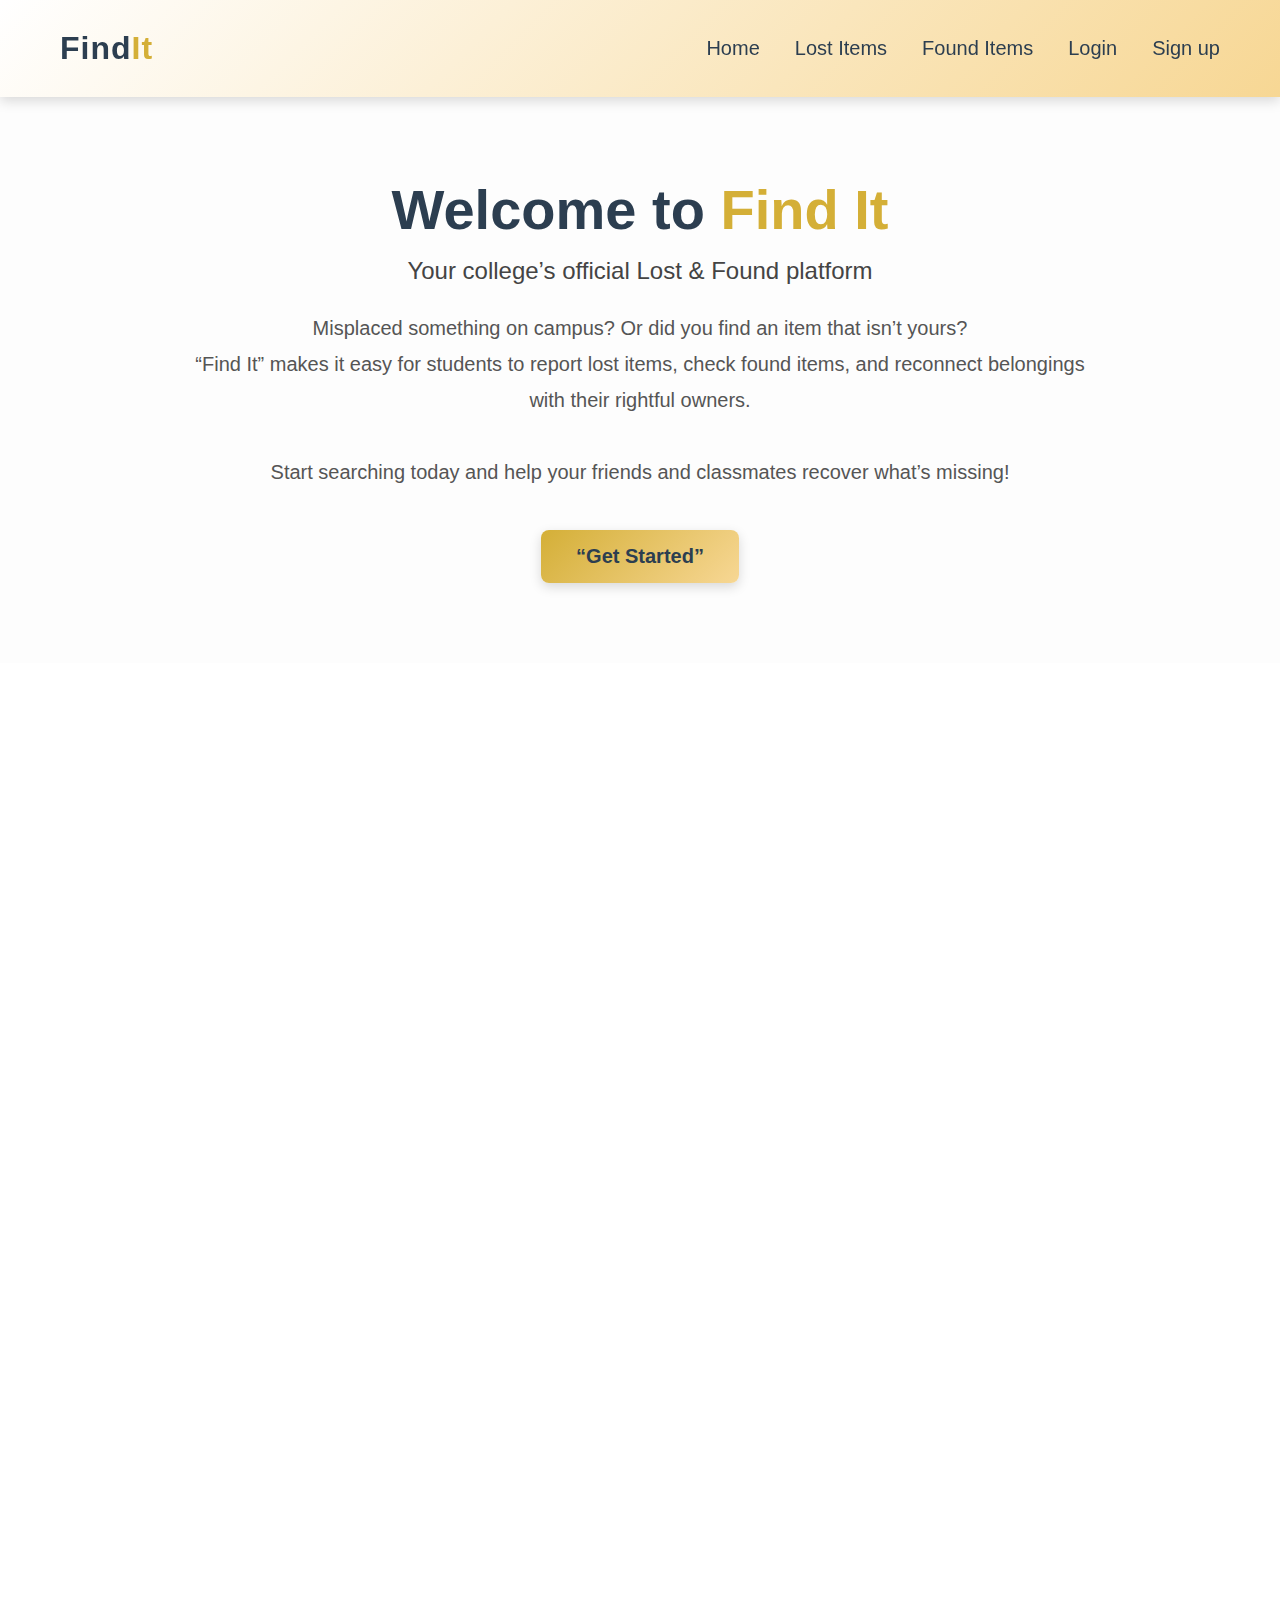
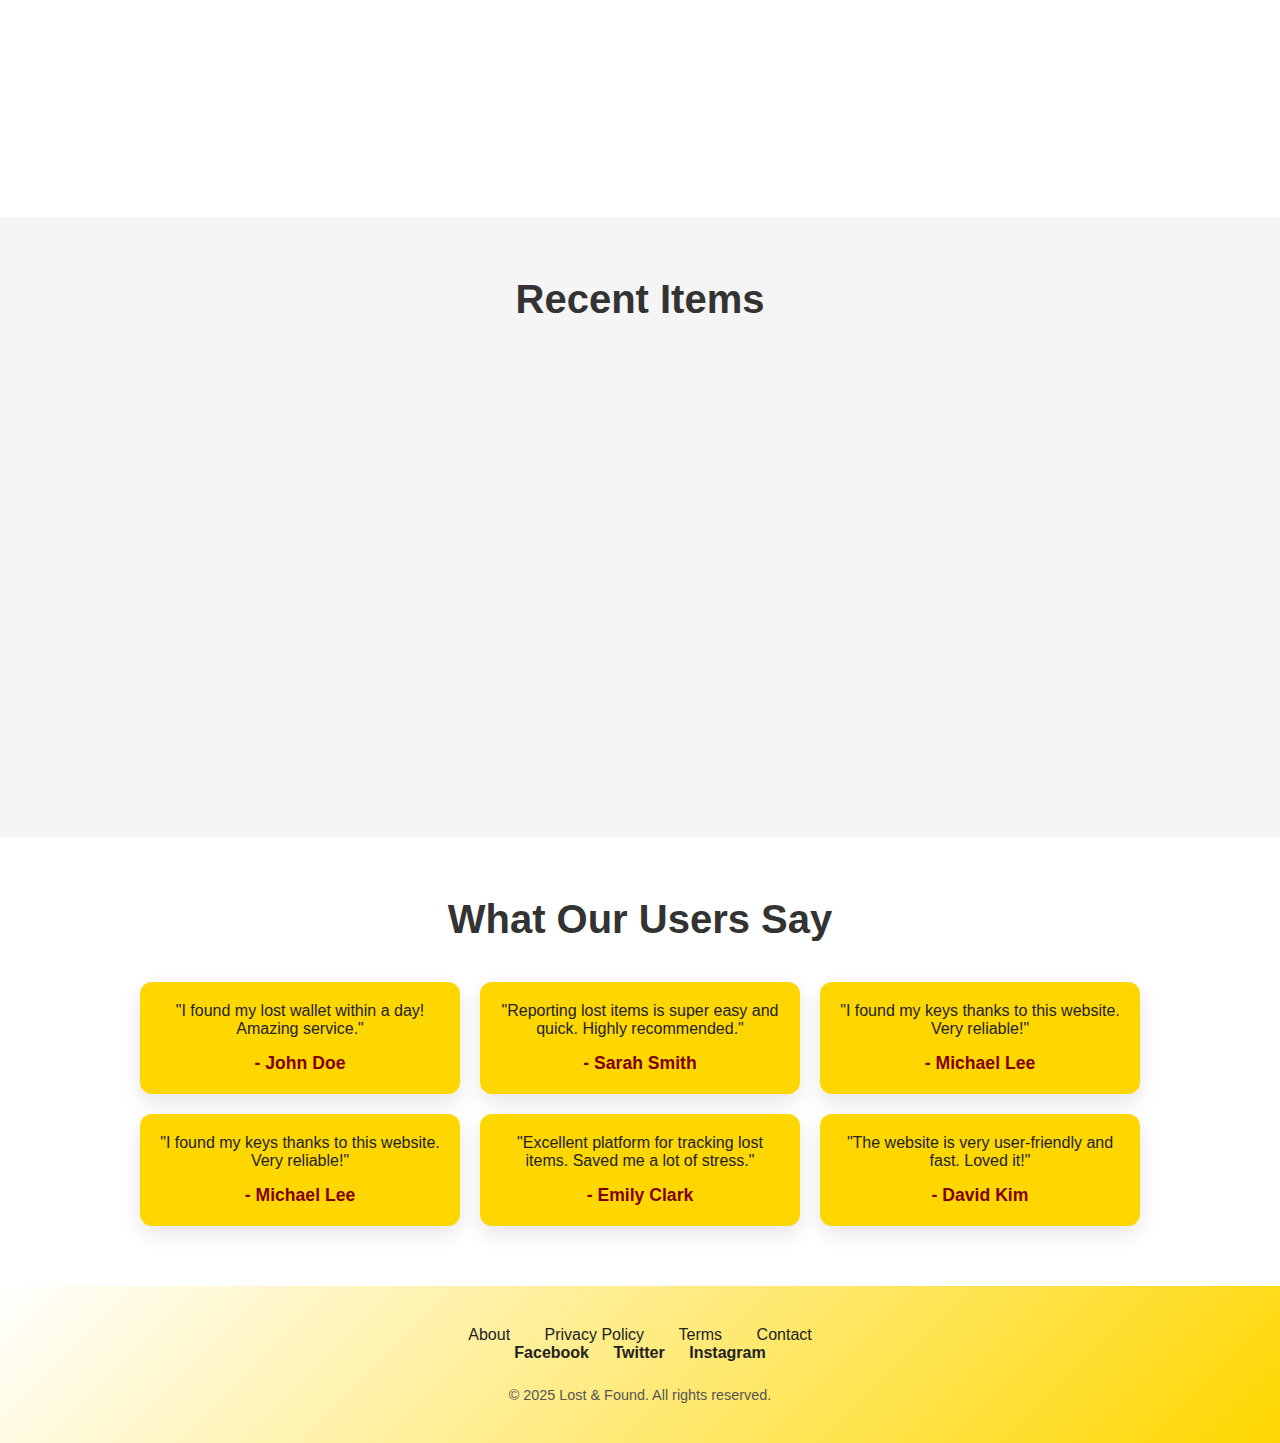
<file: index.html>
<!DOCTYPE html>
<html lang="en">
  <head>
    <meta charset="UTF-8" />
    <meta name="viewport" content="width=device-width, initial-scale=1.0" />
    <title>Find It</title>
    <link rel="stylesheet" href="style.css" />
  </head>
  <body>
    <nav class="navbar">
      <div class="logo">Find<span>It</span></div>

      <div class="menu-toggle" id="menu-toggle">
        <span></span>
        <span></span>
        <span></span>
      </div>

      <div class="nav-links" id="nav-links">
        <a href="#">Home</a>
        <a href="#lost-section">Lost Items</a>
        <a href="#find-section">Found Items</a>
        <a href="login.html">Login</a>
        <a href="signup.html">Sign up</a>
      </div>
    </nav>

    <section class="hero">
      <h1>Welcome to <span>Find It</span></h1>
      <p class="tagline">Your college’s official Lost & Found platform</p>
      <p class="desc">
        Misplaced something on campus? Or did you find an item that isn’t yours?
        <br />“Find It” makes it easy for students to report lost items, check
        found items, and reconnect belongings with their rightful owners.
        <br /><br />Start searching today and help your friends and classmates
        recover what’s missing!
      </p>
      <a href="#lost-section" class="hero-btn">“Get Started”</a>
    </section>

    <section id="lost-section" class="lost-section hidden">
      <h2>Lost Something?</h2>
      <img src="lost.jpg" alt="Lost Icon" />
      <p>
        If you have lost something, report it here and we will help you find it.
      </p>
      <button onclick="reportLost()">Report Lost Item</button>
    </section>

    <section id="find-section" class="find-section hidden">
      <h2>Find Something?</h2>
      <img src="find.jpg" alt="Find Icon" />
      <p>
        If you want to find something, check here and we will help you locate
        it.
      </p>
      <button onclick="reportFind()">Report Found Item</button>
    </section>

    <section class="gallery-section">
      <h2>Recent Items</h2>
      <div class="gallery-grid">
        <div class="gallery-item">
          <img src="wallet.jpg" alt="Lost Item 1" />
          <h3>Lost Wallet</h3>
          <p>Lost near 1st floor.</p>
        </div>
        <div class="gallery-item">
          <img src="keys.webp" alt="Found Item 1" />
          <h3>Found Keys</h3>
          <p>Found in Ground.</p>
        </div>
        <div class="gallery-item">
          <img src="bag.webp" alt="Lost Item 2" />
          <h3>Lost Bag</h3>
          <p>Lost in Ground.</p>
        </div>
        <!-- Add more items similarly -->
      </div>
    </section>

    <section class="feedback-section">
      <h2>What Our Users Say</h2>
      <div class="feedback-grid">
        <div class="feedback-card">
          <p>"I found my lost wallet within a day! Amazing service."</p>
          <h4>- John Doe</h4>
        </div>
        <div class="feedback-card">
          <p>
            "Reporting lost items is super easy and quick. Highly recommended."
          </p>
          <h4>- Sarah Smith</h4>
        </div>
        <div class="feedback-card">
          <p>"I found my keys thanks to this website. Very reliable!"</p>
          <h4>- Michael Lee</h4>
        </div>
        <div class="feedback-card">
          <p>"I found my keys thanks to this website. Very reliable!"</p>
          <h4>- Michael Lee</h4>
        </div>
        <div class="feedback-card">
          <p>
            "Excellent platform for tracking lost items. Saved me a lot of
            stress."
          </p>
          <h4>- Emily Clark</h4>
        </div>
        <div class="feedback-card">
          <p>"The website is very user-friendly and fast. Loved it!"</p>
          <h4>- David Kim</h4>
        </div>
      </div>
    </section>

    <footer class="site-footer">
      <div class="footer-container">
        <div class="footer-links">
          <a href="#">About</a>
          <a href="#">Privacy Policy</a>
          <a href="#">Terms</a>
          <a href="#">Contact</a>
        </div>
        <div class="footer-social">
          <a href="#">Facebook</a>
          <a href="#">Twitter</a>
          <a href="#">Instagram</a>
        </div>
      </div>
      <p class="footer-copy">© 2025 Lost & Found. All rights reserved.</p>
    </footer>

    <script src="script.js"></script>
  </body>
</html>
</file>
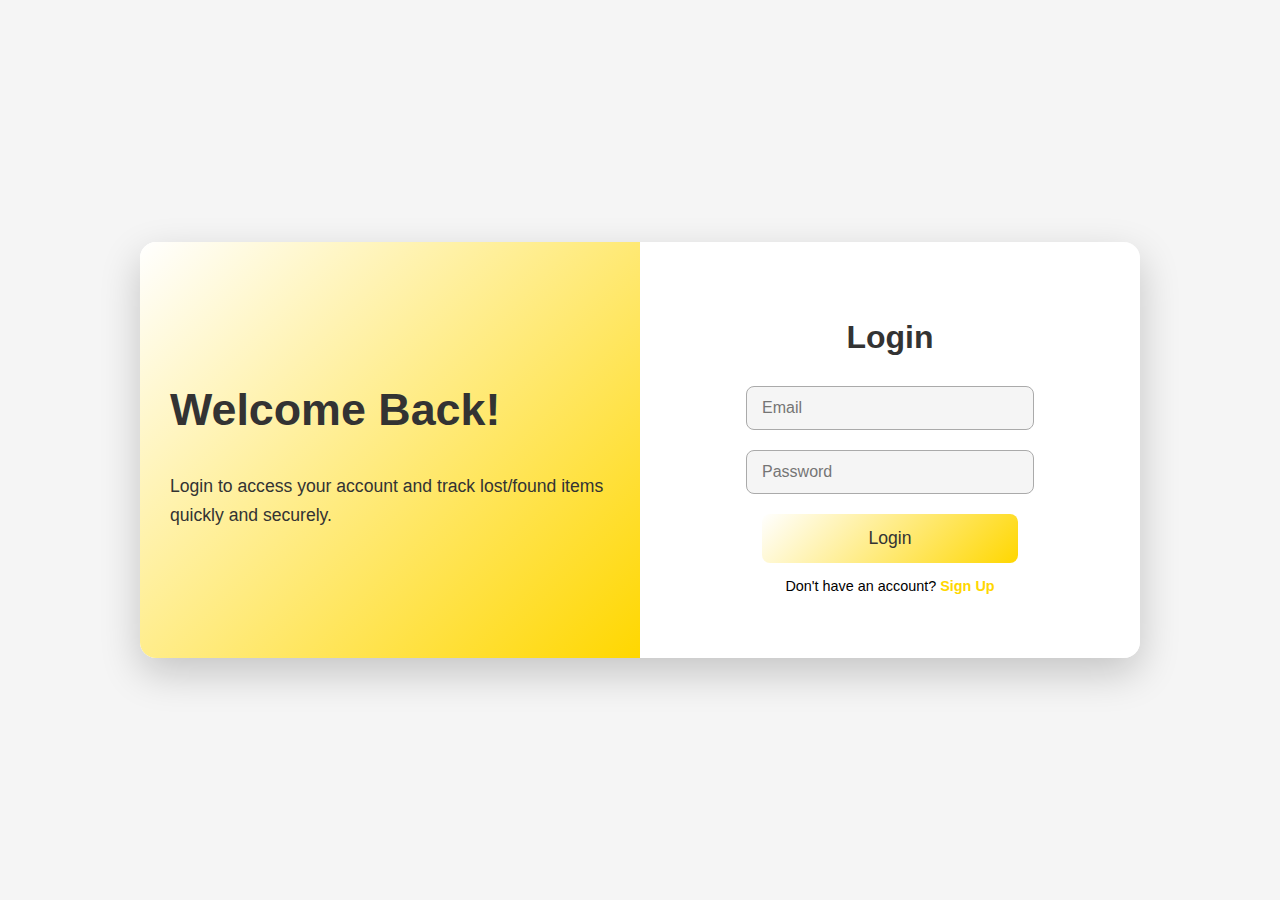
<file: login.html>
<!DOCTYPE html>
<html lang="en">
  <head>
    <meta charset="UTF-8" />
    <meta name="viewport" content="width=device-width, initial-scale=1.0" />
    <title>Login</title>
    <link rel="stylesheet" href="login.css" />
  </head>
  <body>
    <div class="auth-wrapper">
      <!-- Optional side info for professional look -->
      <div class="auth-info">
        <h1>Welcome Back!</h1>
        <p>
          Login to access your account and track lost/found items quickly and
          securely.
        </p>
      </div>

      <!-- Login Form Card -->
      <div class="auth-container">
        <div class="auth-form login-form">
          <h2>Login</h2>
          <form>
            <input type="email" placeholder="Email" required />
            <input type="password" placeholder="Password" required />
            <button type="submit">Login</button>
          </form>
          <p>
            Don't have an account?
            <a href="signup.html" class="switch-link">Sign Up</a>
          </p>
        </div>
      </div>
    </div>
  </body>
</html>
</file>
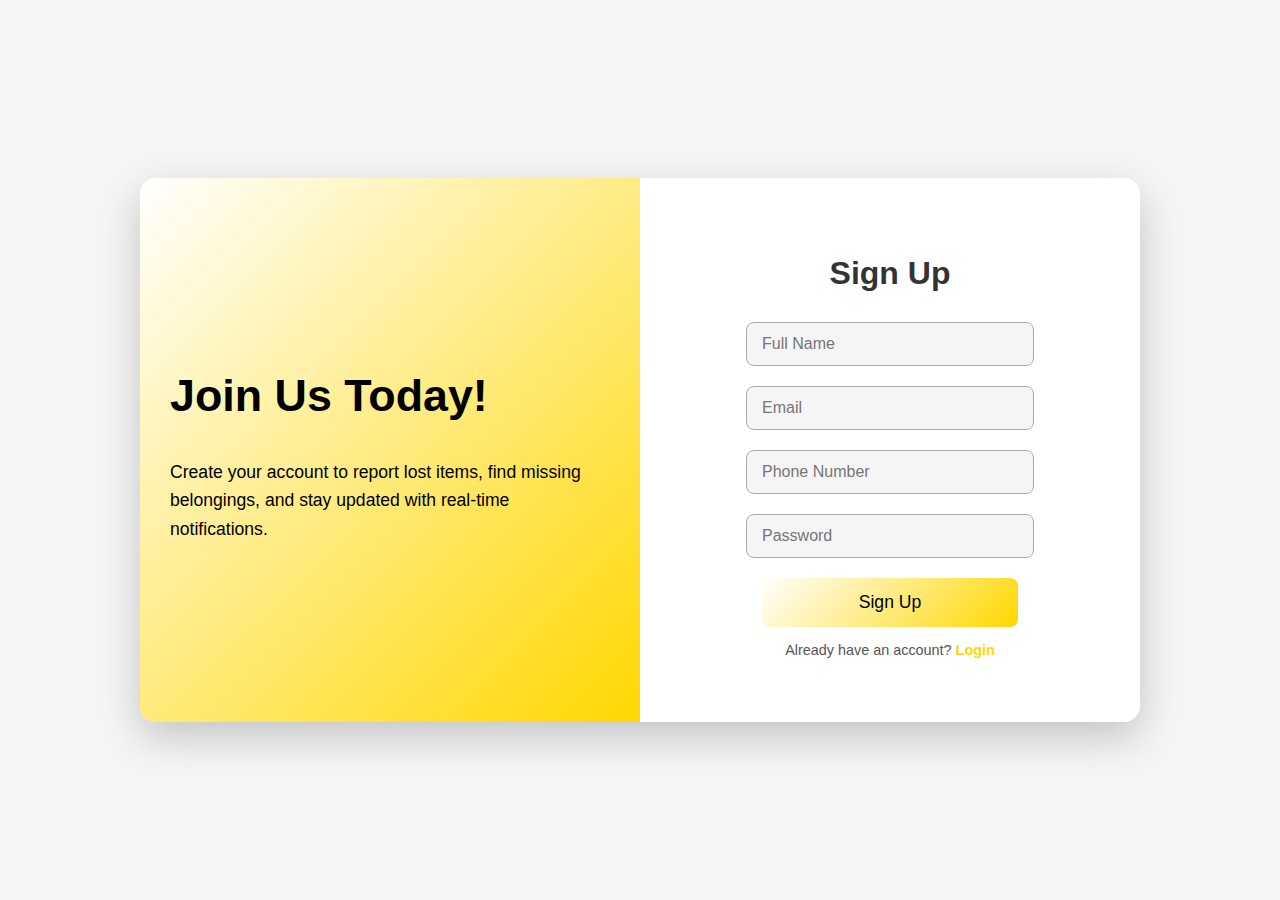
<file: signup.html>
<!DOCTYPE html>
<html lang="en">
  <head>
    <meta charset="UTF-8" />
    <meta name="viewport" content="width=device-width, initial-scale=1.0" />
    <title>Sign Up</title>
    <link rel="stylesheet" href="auth-style.css" />
  </head>
  <body>
    <div class="auth-wrapper">
      <!-- Side info panel -->
      <div class="auth-info">
        <h1>Join Us Today!</h1>
        <p>
          Create your account to report lost items, find missing belongings, and
          stay updated with real-time notifications.
        </p>
      </div>

      <!-- Sign-Up Form Card -->
      <div class="auth-container">
        <div class="auth-form signup-form">
          <h2>Sign Up</h2>
          <form id="signupForm">
            <input type="text" placeholder="Full Name" required />
            <input type="email" placeholder="Email" required />
            <input type="tel" placeholder="Phone Number" required />
            <input type="password" placeholder="Password" required />
            <button type="submit">Sign Up</button>
          </form>
          <p class="switch-text">
            Already have an account?
            <a href="login.html" class="switch-link">Login</a>
          </p>
        </div>
      </div>
    </div>
  </body>
</html>
</file>
<file: style.css>
* {
  margin: 0;
  padding: 0;
  box-sizing: border-box;
  font-family: 'Segoe UI', sans-serif;
}

html {
  scroll-behavior: smooth;
}

body {
  background: white;
}

/* Navbar container */
.navbar {
  width: 100%;
  background: linear-gradient(135deg, #ffffff, #f7d794);
  color: #2c3e50;
  display: flex;
  justify-content: space-between;
  align-items: center;
  padding: 30px 60px;  /* Increased navbar height */
  position: sticky;
  top: 0;
  z-index: 1000;
  box-shadow: 0px 4px 12px rgba(0,0,0,0.15);
}

/* Logo */
.logo {
  font-size: 32px;   /* Bigger logo */
  font-weight: bold;
  letter-spacing: 1px;
  color: #2c3e50;
}

.logo span {
  color: #d4af37; /* golden accent */
}

/* Nav links */
.nav-links {
  display: flex;
  gap: 35px;  /* More spacing between links */
}

.nav-links a {
  color: #2c3e50;
  text-decoration: none;
  font-size: 20px;  /* Bigger font */
  font-weight: 500;
  transition: 0.3s;
  position: relative;
}

/* Golden underline hover effect */
.nav-links a::after {
  content: "";
  position: absolute;
  width: 0;
  height: 2px;
  background: #d4af37;
  left: 0;
  bottom: -6px;
  transition: 0.3s;
}

.nav-links a:hover::after {
  width: 100%;
}

.nav-links a:hover {
  color: #14532d;
}

/* Mobile menu (hamburger) */
.menu-toggle {
  display: none;
  flex-direction: column;
  cursor: pointer;
}

.menu-toggle span {
  background: #2c3e50;
  height: 3px;
  width: 28px;
  margin: 5px 0;
  transition: 0.3s;
}

@media (max-width: 768px) {
  .nav-links {
    display: none;
    flex-direction: column;
    background: linear-gradient(135deg, #ffffff, #f7d794);
    position: absolute;
    top: 90px;  /* Adjusted for taller navbar */
    right: 0;
    width: 220px;
    padding: 25px;
    box-shadow: -2px 4px 10px rgba(0,0,0,0.15);
  }

  .nav-links.active {
    display: flex;
  }

  .menu-toggle {
    display: flex;
  }
}


/* Hero Section */
.hero {
  text-align: center;
  padding: 80px 20px;   /* increased height */
  background: #fdfdfd;
  color: #2c3e50;
}

.hero h1 {
  font-size: 56px;   /* bigger heading */
  margin-bottom: 15px;
  font-weight: bold;
}

.hero h1 span {
  color: #d4af37; /* golden highlight */
}

.hero .tagline {
  font-size: 24px;
  font-weight: 500;
  margin-bottom: 25px;
  color: #444;
}

.hero .desc {
  font-size: 20px;
  line-height: 1.8;
  max-width: 900px;
  margin: 0 auto 40px;
  color: #555;
}

.hero-btn {
  display: inline-block;
  padding: 15px 35px;
  background: linear-gradient(135deg, #d4af37, #f7d794);
  color: #2c3e50;
  text-decoration: none;
  font-size: 20px;
  font-weight: bold;
  border-radius: 8px;
  transition: 0.3s;
  box-shadow: 0px 4px 12px rgba(0,0,0,0.15);
}

.hero-btn:hover {
  background: linear-gradient(135deg, #f7d794, #d4af37);
  transform: scale(1.07);
}




.lost-section {
  background: linear-gradient(135deg, #ffffff, #ffd700); /* same as navbar */
  padding: 40px 20px;
  text-align: center;
  margin: 80px auto;
  border-radius: 16px;
  width: 90%;              /* make section wide */
  max-width: 1200px;       /* much bigger */
  box-shadow: 0 10px 25px rgba(0,0,0,0.2);

  /* Animation starting state */
  opacity: 0;
  transform: translateX(120px);
  transition: all 0.8s ease-out 0.5s; /* smooth + delay */
}

.lost-section.show {
  opacity: 1;
  transform: translateX(0);
}

.lost-section h2 {
  font-size: 2.5rem;
  margin-bottom: 25px;
  color: #333;
  font-weight: bold;
}

.lost-section p {
  font-size: 1.3rem;
  margin-bottom: 25px;
  color: #222;
}

.lost-section img {
  width: 180px;
  margin-bottom: 25px;
}

.lost-section button {
  padding: 14px 28px;
  font-size: 1.1rem;
  background: whitesmoke;
  color: black;
  border: none;
  border-radius: 8px;
  cursor: pointer;
  transition: 0.3s;
}

.lost-section button:hover {
  background: #d4af37;
}


.find-section {
  background: linear-gradient(135deg, #ffffff, #ffd700); /* same as navbar */
  padding: 40px 20px;
  text-align: center;
  margin: 80px auto;
  border-radius: 16px;
  width: 90%;           
  max-width: 1200px;    
  box-shadow: 0 10px 25px rgba(0,0,0,0.2);

  /* Animation starting state */
  opacity: 0;
  transform: translateX(-120px); /* from left */
  transition: all 0.8s ease-out 0.5s;
}

.find-section.show {
  opacity: 1;
  transform: translateX(0);
}

.find-section h2 {
  font-size: 2.5rem;
  margin-bottom: 25px;
  color: #333;
  font-weight: bold;
}

.find-section p {
  font-size: 1.3rem;
  margin-bottom: 25px;
  color: #222;
}

.find-section img {
  width: 180px;
  margin-bottom: 25px;
  height: 180px;
}

.find-section button {
  padding: 14px 28px;
  font-size: 1.1rem;
  background: whitesmoke;
  color: black;
  border: none;
  border-radius: 8px;
  cursor: pointer;
  transition: 0.3s;
}

.find-section button:hover {
  background: #d4af37;
}


.gallery-section {
  padding: 60px 20px;
  text-align: center;
  background: #f5f5f5;
}

.gallery-section h2 {
  font-size: 2.5rem;
  margin-bottom: 40px;
  color: #333;
}

.gallery-grid {
  display: grid;
  grid-template-columns: repeat(auto-fit, minmax(220px, 1fr));
  gap: 20px;
  max-width: 1200px;
  margin: 0 auto;
}

.gallery-item {
  background: #fff;
  border-radius: 12px;
  padding: 15px;
  box-shadow: 0 8px 20px rgba(0,0,0,0.1);
  transition: transform 0.3s, box-shadow 0.3s;
}

.gallery-item:hover {
  transform: translateY(-8px);
  box-shadow: 0 15px 30px rgba(0,0,0,0.2);
}

.gallery-item img {
  width: 100%;
  border-radius: 12px;
  margin-bottom: 15px;
}

.gallery-item h3 {
  font-size: 1.2rem;
  margin-bottom: 8px;
  color: #222;
}

.gallery-item p {
  font-size: 1rem;
  color: #555;
}

/* Initial state: hidden and moved down */
.gallery-grid {
  opacity: 0;
  transform: translateY(50px);
  transition: opacity 0.8s ease, transform 0.8s ease;
}

/* Class to make it visible */
.gallery-grid.show {
  opacity: 1;
  transform: translateY(0);
}




.feedback-section {
  padding: 60px 20px;
  background: white; /* light gradient feel */
  text-align: center;
}

.feedback-section h2 {
  font-size: 2.5rem;
  margin-bottom: 40px;
  color: #333;
}

.feedback-grid {
  display: grid;
  grid-template-columns: repeat(auto-fit, minmax(250px, 1fr));
  gap: 20px;
  max-width: 1000px;
  margin: 0 auto;
}

.feedback-card {
  background: #ffd700;
  padding: 20px;
  border-radius: 12px;
  box-shadow: 0 8px 20px rgba(0,0,0,0.1);
  transition: transform 0.3s, box-shadow 0.3s;
}

.feedback-card:hover {
  transform: translateY(-5px);
  box-shadow: 0 15px 30px rgba(0,0,0,0.2);
}

.feedback-card p {
  font-size: 1rem;
  color: #222;
  margin-bottom: 15px;
}

.feedback-card h4 {
  font-size: 1.1rem;
  color: #800000;
  font-weight: bold;
}



.site-footer {
  background: linear-gradient(135deg, #ffffff, #ffd700); /* same as navbar */
  color: #222;
  padding: 40px 20px;
  text-align: center;
}

.footer-container {
  max-width: 1200px;
  margin: 0 auto;
}

.footer-links a {
  color: #222;
  margin: 0 15px;
  text-decoration: none;
  font-size: 1rem;
  transition: color 0.3s;
}

.footer-links a:hover {
  color: #b30000;
}

.footer-social a {
  margin: 0 10px;
  font-weight: bold;
  color: #222;
  text-decoration: none;
}

.footer-social a:hover {
  color: #b30000;
}

.footer-newsletter {
  margin-top: 20px;
}

.footer-newsletter input {
  padding: 10px 15px;
  border-radius: 6px;
  border: none;
  outline: none;
  margin-right: 10px;
  width: 200px;
  max-width: 70%;
}

.footer-newsletter button {
  padding: 10px 20px;
  border: none;
  border-radius: 6px;
  background: #b30000;
  color: #fff;
  cursor: pointer;
  transition: 0.3s;
}

.footer-newsletter button:hover {
  background: #800000;
}

.footer-copy {
  margin-top: 25px;
  font-size: 0.9rem;
  color: #555;
}
</file>
<file: login.css>
/* Body & Wrapper */
body {
  margin: 0;
  padding: 0;
  font-family: 'Poppins', sans-serif;
  background-color: whitesmoke; /* black background */
  display: flex;
  justify-content: center;
  align-items: center;
  min-height: 100vh;
}

.auth-wrapper {
  display: flex;
  flex-wrap: wrap;
  max-width: 1000px;
  width: 90%;
  box-shadow: 0 15px 40px rgba(0,0,0,0.2);
  border-radius: 16px;
  overflow: hidden;
  background: rgba(255, 255, 255, 0.95);
}

/* Side info panel */
.auth-info {
  flex: 1;
  background: linear-gradient(135deg, #ffffff, #ffd700); /* navbar gradient */
  color: #333; /* text dark for contrast */
  padding: 50px 30px;
  display: flex;
  flex-direction: column;
  justify-content: center;
  text-align: left;
}

.auth-info h1 {
  font-size: 2.8rem;
  margin-bottom: 20px;
}

.auth-info p {
  font-size: 1.1rem;
  line-height: 1.6;
}

/* Form Container */
.auth-container {
  flex: 1;
  padding: 50px 30px;
  display: flex;
  justify-content: center;
  align-items: center;
}

/* Form Styling */
.auth-form {
  width: 100%;
  max-width: 320px;
  text-align: center;
}

.auth-form h2 {
  font-size: 2rem;
  margin-bottom: 30px;
  color: #333;
  font-weight: bold;
}

/* Input fields */
.auth-form input {
  width: 80%;
  padding: 12px 15px;
  margin-bottom: 20px;
  border-radius: 8px;
  border: 1px solid #aaa;
  outline: none;
  font-size: 1rem;
  background-color: #f5f5f5; /* subtle box background */
  transition: 0.3s;
}

.auth-form input:focus {
  border-color: #ffd700; /* gradient accent color */
  box-shadow: 0 0 8px rgba(255,215,0,0.3);
  background-color: #fff;
}

/* Buttons */
.auth-form button {
  width: 80%;
  padding: 14px 0;
  background: linear-gradient(135deg, #ffffff, #ffd700); /* gradient button */
  color: #333; /* dark text for contrast */
  font-size: 1.1rem;
  border: none;
  border-radius: 8px;
  cursor: pointer;
  transition: 0.3s;
}

.auth-form button:hover {
  background: linear-gradient(135deg, #ffd700, #ffffff); /* reverse gradient on hover */
  box-shadow: 0 5px 15px rgba(0,0,0,0.2);
}

/* Links */
.auth-form p {
  margin-top: 15px;
  font-size: 0.9rem;
  color: #000; /* lighter text on black background */
}

.auth-form .switch-link {
  color: #ffd700;
  text-decoration: none;
  font-weight: bold;
  transition: 0.3s;
}

.auth-form .switch-link:hover {
  color: blue;
}

/* Responsive */
@media (max-width: 768px) {
  .auth-wrapper {
    flex-direction: column;
  }
  .auth-info {
    text-align: center;
    padding: 30px 20px;
  }
}
</file>
<file: auth-style.css>
/* Body & Wrapper */
body {
  margin: 0;
  padding: 0;
  font-family: 'Poppins', sans-serif;
  background: whitesmoke; /* navbar gradient */
  display: flex;
  justify-content: center;
  align-items: center;
  min-height: 100vh;
}

.auth-wrapper {
  display: flex;
  flex-wrap: wrap;
  max-width: 1000px;
  width: 90%;
  box-shadow: 0 15px 40px rgba(0,0,0,0.2);
  border-radius: 16px;
  overflow: hidden;
  background: rgba(255, 255, 255, 0.95);
}

/* Side info panel */
.auth-info {
  flex: 1;
  background: linear-gradient(135deg, #ffffff, #ffd700); /* blue side panel */
  color: black;
  padding: 50px 30px;
  display: flex;
  flex-direction: column;
  justify-content: center;
  text-align: left;
}

.auth-info h1 {
  font-size: 2.8rem;
  margin-bottom: 20px;
}

.auth-info p {
  font-size: 1.1rem;
  line-height: 1.6;
}

/* Form Container */
.auth-container {
  flex: 1;
  padding: 50px 30px;
  display: flex;
  justify-content: center;
  align-items: center;
}

/* Form Styling */
.auth-form {
  width: 100%;
  max-width: 320px;
  text-align: center;
}

.auth-form h2 {
  font-size: 2rem;
  margin-bottom: 30px;
  color: #333;
  font-weight: bold;
}

/* Input fields */
.auth-form input {
  width: 80%;
  padding: 12px 15px;
  margin-bottom: 20px;
  border-radius: 8px;
  border: 1px solid #aaa;
  outline: none;
  font-size: 1rem;
  background-color: #f5f5f5; /* subtle box background */
  transition: 0.3s;
}

.auth-form input:focus {
  border-color: #ffd700;
  box-shadow: 0 0 8px rgba(30,136,229,0.3);
  background-color: #fff;
}

/* Buttons */
.auth-form button {
  width: 80%;
  padding: 14px 0;
  background:linear-gradient(135deg, #ffffff, #ffd700); /* blue button */
  color: black;
  font-size: 1.1rem;
  border: none;
  border-radius: 8px;
  cursor: pointer;
  transition: 0.3s;
}

.auth-form button:hover {
  background: #ffd700;
  box-shadow: 0 5px 15px rgba(0,0,0,0.2);
}

/* Links */
.auth-form p {
  margin-top: 15px;
  font-size: 0.9rem;
  color: #555;
}

.auth-form .switch-link {
  color: #ffd700;
  text-decoration: none;
  font-weight: bold;
  transition: 0.3s;
}

.auth-form .switch-link:hover {
  color: #1565C0;
}

/* Responsive */
@media (max-width: 768px) {
  .auth-wrapper {
    flex-direction: column;
  }
  .auth-info {
    text-align: center;
    padding: 30px 20px;
  }
}
</file>
